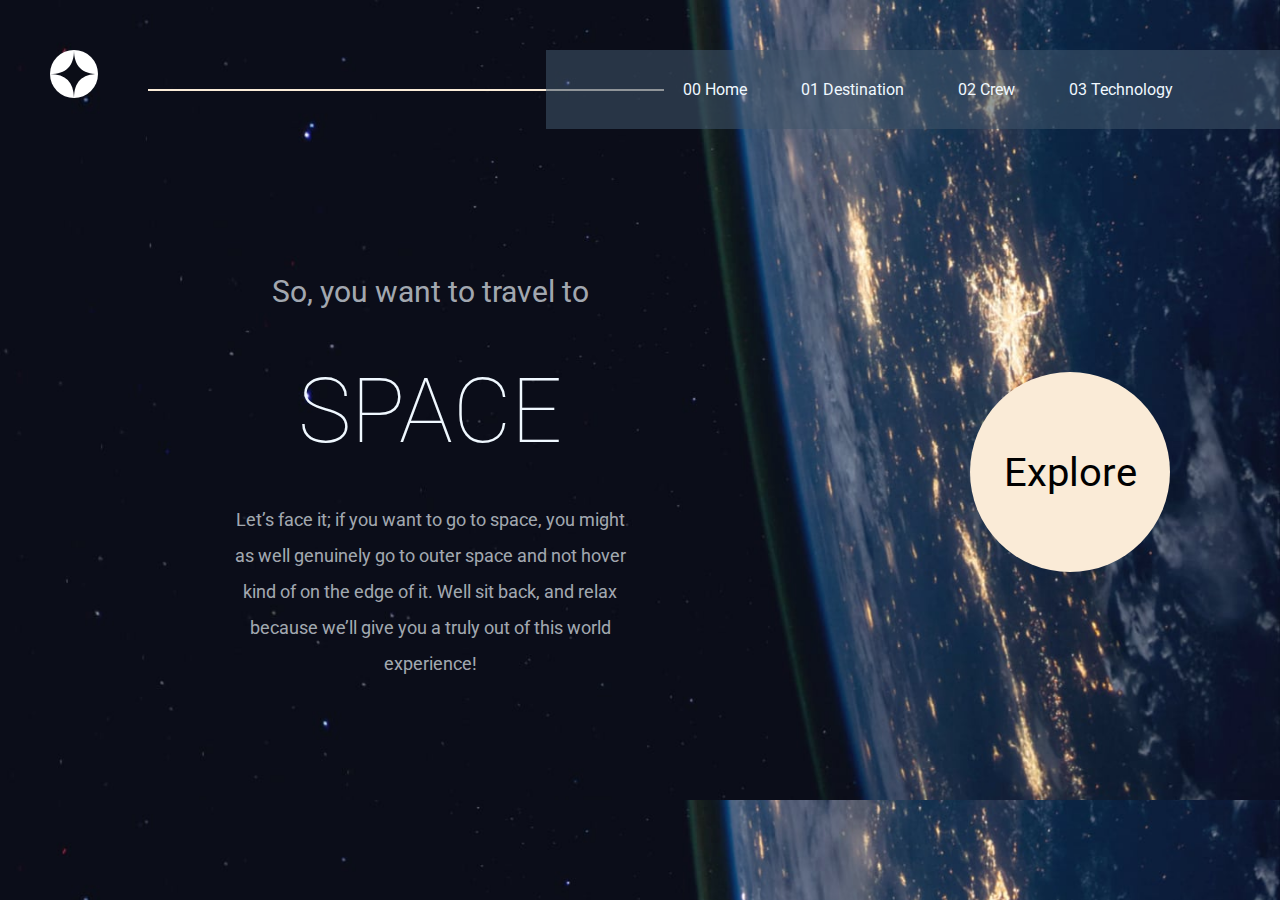
<file: index.html>
<!DOCTYPE html>
<html lang="en">
<head>
  <meta charset="UTF-8">
  <meta name="viewport" content="width=device-width, initial-scale=1.0">
  <link rel="stylesheet" href="css/main.css">

  <link rel="preconnect" href="https://fonts.googleapis.com">
  <link rel="preconnect" href="https://fonts.gstatic.com" crossorigin>
  <link
    href="https://fonts.googleapis.com/css2?family=Open+Sans:ital,wght@0,300;0,400;0,500;0,600;1,400&family=Roboto:wght@300;400;700&display=swap"
    rel="stylesheet">
  <title>Space</title>
</head>
<body>
  <!-- start header -->
  <header>
    <div class="logo"><img src="assets/shared/logo.svg" alt=""></div>
    <div class="container">
      <div class="space"></div>
      <div class="links">
        <ul>
          <li><a href="#">00 Home</a></li>
          <li><a href="destination-moon.html">01 Destination</a></li>
          <li><a href="#">02 Crew</a></li>
          <li><a href="#">03 Technology</a></li>
        </ul>
      </div>
    </div>
  </header>
  <!-- end header -->
  <div class="content">
    <div class="container">
      <div class="left">
        <p>So, you want to travel to</p>
        <h2>SPACE</h2>
        <p>Let’s face it; if you want to go to space, you might as well genuinely go to
          outer space and not hover kind of on the edge of it. Well sit back, and relax
          because we’ll give you a truly out of this world experience!</p>
      </div>
      <!--  -->
      <div class="right">
        <div class="cont">Explore</div>
      </div>
    </div>
  </div>
</body>
</html>
</file>
<file: css/main.css>
* {
  padding: 0;
  margin: 0;
}

body {
  background-image: url("/assets/home/background-home-desktop.jpg");
  background-size: cover;
  overflow: hidden;
  font-family: 'Open Sans', sans-serif;
  font-family: 'Roboto', sans-serif;
}

.container {
  padding-left: 50px;
  padding-right: 50px;
}

/*  */
header {
  padding: 50px;
  display: flex;
}

header .container {
  display: flex;
  width: 100%;
  /* position: relative; */
}

header .container .space {
  margin-top: 40px;
  /* position: relative; */
  /* top: 50%; */
  transform: translateY(-50%);
  width: 50%;
  height: 2px;
  background-color: antiquewhite;
}

header .container .links {
  width: 55%;
  text-align: center;
  background-color: #3f556a91;
  padding: 15px;
  padding-top: 20px;
  padding-bottom: 20px;
  position: absolute;
  right: 0;
}

header .container ul {
  list-style: none;
}

header .container ul li {
  padding: 10px;
  list-style: none;
  display: inline-block;
  margin-left: 30px;
  transition: .3s;
  cursor: pointer;
  position: relative;
}

header .container ul li::after {
  /* content: " "; */
  width: 100%;
  height: 2px;
  background-color: aliceblue;
  position: absolute;
  bottom: -20px;
  left: 0;
  transition: 0.5s;
}

header .container .links li:hover::after {
  /* border-bottom: 1px solid white; */
  content: "";
}

header .container ul li a {
  color: aliceblue;
  text-decoration: none;
}

/* end header */

/* start content */
.content {
  margin: 100px;
  width: 100%;
}

.content .container {
  width: 100%;
  display: grid;
  grid-template-columns: repeat(2, 1fr);
  color: aliceblue;
  justify-content: center;
  align-items: center;
  height: 400px;
  padding: 10px;
  text-align: center;
  /* background-color: aqua; */
}

.content .container .left p {
  line-height: 2;
  color: #f0f8ffad;
  font-size: 30px;
}

.content .container .left h2 {
  font-size: 90px;
  line-height: 2;
  font-weight: lighter;
}

.content .container .left h2+p {
  font-size: large;
  /* max-width: 73%; */
  text-align: center;
  margin: 0 120px;
  color: #f0f8ffad;
}

.content .container .right {
  position: relative;
}

.content .container .right .cont {
  background-color: antiquewhite;
  color: black;
  width: 160px;
  height: 160px;
  border-radius: 50%;
  position: absolute;
  top: 50%;
  left: 50%;
  transform: translate(-50%, -50%);
  padding: 20px;
  font-size: 40px;
  align-items: center;
  display: flex;
  justify-content: center;
}
</file>
